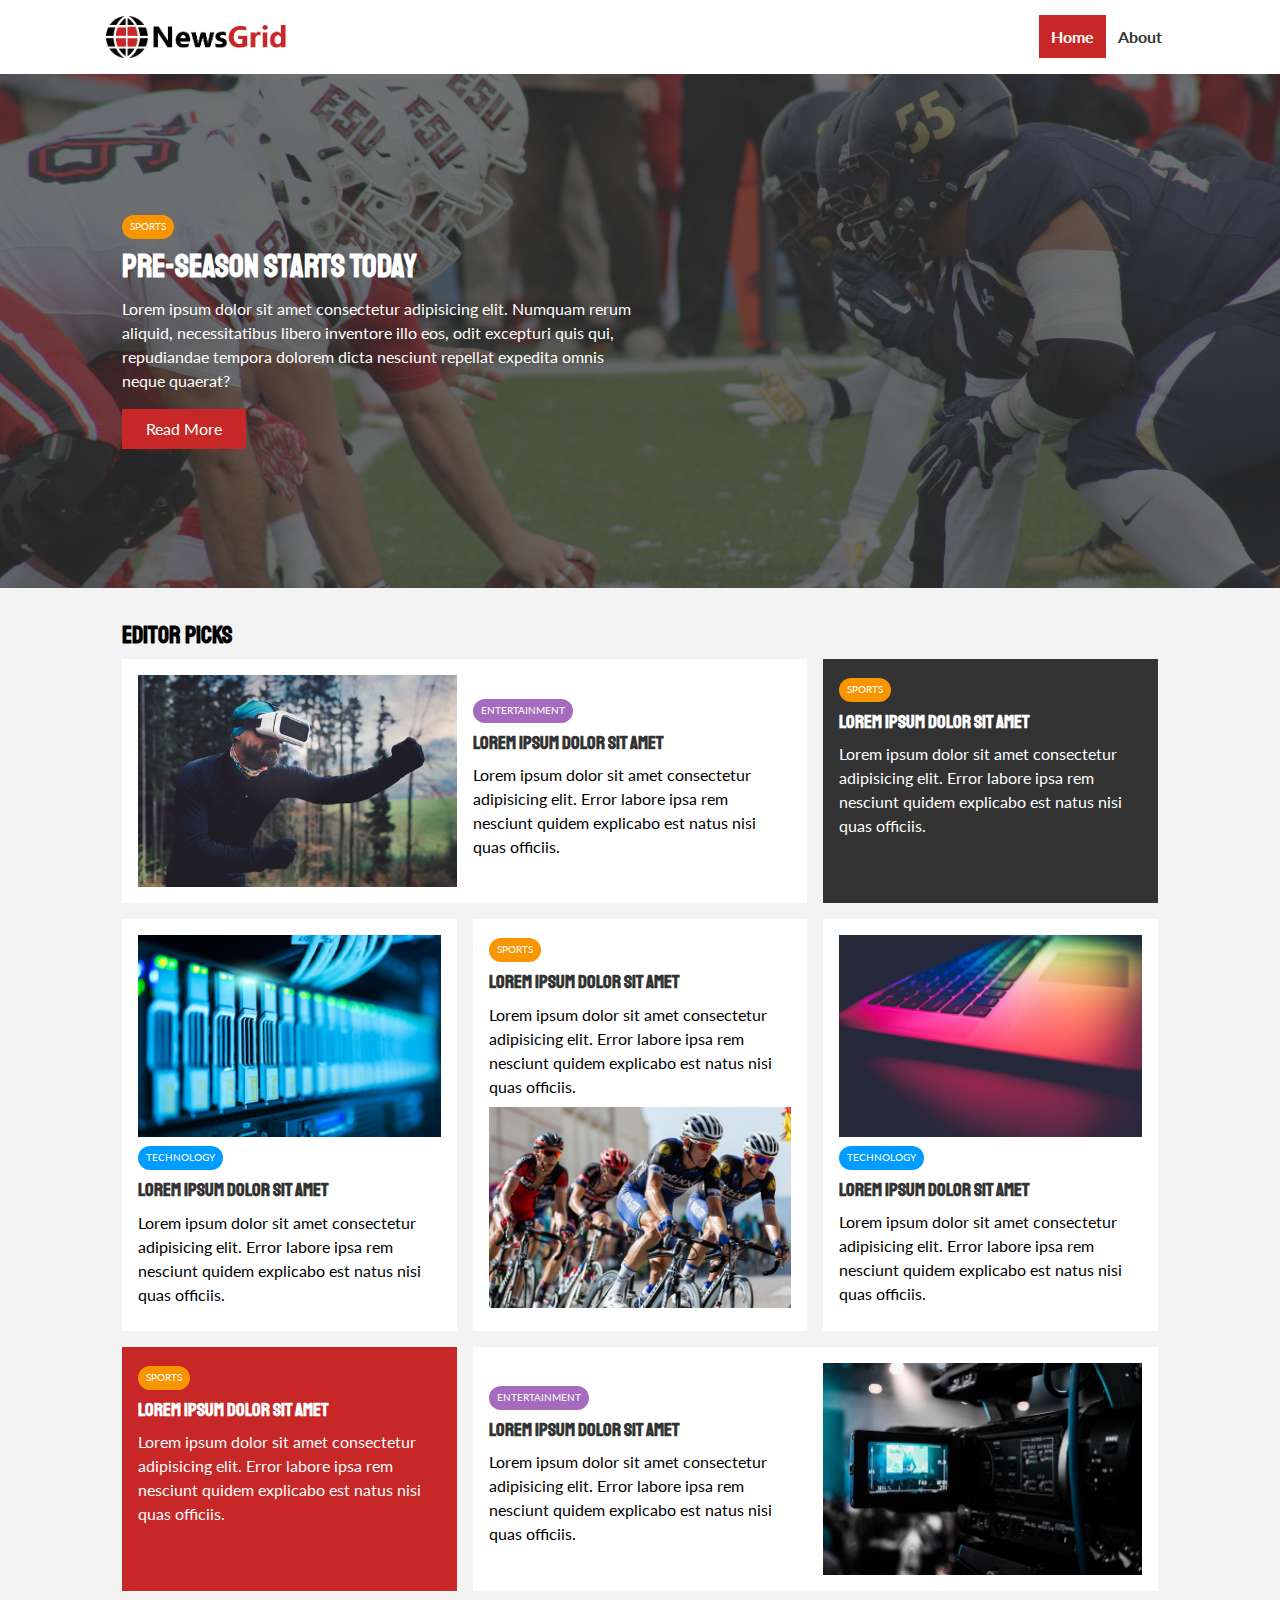
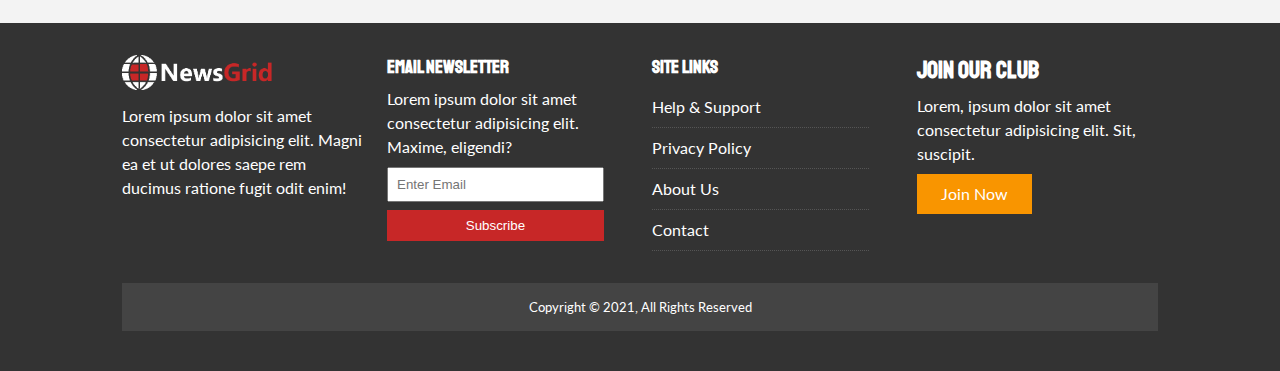
<file: index.html>
<!DOCTYPE html>
<html lang="en">

<head>
  <meta charset="UTF-8">
  <meta http-equiv="X-UA-Compatible" content="IE=edge">
  <meta name="viewport" content="width=device-width, initial-scale=1.0">
  <link rel="stylesheet" href="https://use.fontawesome.com/releases/v5.13.0/css/all.css"
    integrity="sha384-Bfad6CLCknfcloXFOyFnlgtENryhrpZCe29RTifKEixXQZ38WheV+i/6YWSzkz3V" crossorigin="anonymous" />
  <link href="https://fonts.googleapis.com/css?family=Lato|Staatliches" rel="stylesheet">
  <link rel="stylesheet" href="css/style.css">
  <link rel="stylesheet" media="screen and (max-width: 768px)" href="css/mobile.css">
  <link rel="shortcut icon" type="image/x-icon" href="favicon.ico">
  <title>NewsGrid | Latest News</title>
</head>

<body>
  <nav id="main-nav">
    <div class="container">
      <img src="img/logo.png" class="logo" alt="NewsGrid">
      <div class="social">
        <a href="http://facebook.com" target="_blank"><i class="fab fa-facebook fa-2x"></i></a>
        <a href="http://twitter.com" target="_blank"><i class="fab fa-twitter fa-2x"></i></a>
        <a href="http://instagram.com" target="_blank"><i class="fab fa-instagram fa-2x"></i></a>
        <a href="http://youtube.com" target="_blank"><i class="fab fa-youtube fa-2x"></i></a>
      </div>
      <ul>
        <li><a href="index.html" class="current">Home</a></li>
        <li><a href="about.html">About</a></li>
      </ul>
    </div>
  </nav>

  <!-- Showcase -->
  <header id="showcase">
    <div class="container">
      <div class="showcase-container">
        <div class="showcase-content">
          <div class="category category-sports">SPORTS</div>
          <h1>Pre-season Starts Today</h1>
          <p>Lorem ipsum dolor sit amet consectetur adipisicing elit. Numquam rerum aliquid, necessitatibus libero
            inventore illo eos, odit excepturi quis qui, repudiandae tempora dolorem dicta nesciunt repellat expedita
            omnis neque quaerat?</p>
          <a href="article.html" class="btn btn-primary">Read More</a>
        </div>
      </div>
    </div>
  </header>

  <!-- Home-Articles -->
  <section id="home-articles" class="py-2">
    <div class="container">
      <h2>Editor Picks</h2>
      <div class="articles-container">
        <article class="card">
          <img src=".//img/articles/ent1.jpg" alt="">
          <div>
            <div class="category category-ent">ENTERTAINMENT</div>
            <h3><a href="article.html">Lorem ipsum dolor sit amet</a></h3>
            <p>Lorem ipsum dolor sit amet consectetur adipisicing elit. Error labore ipsa rem nesciunt quidem explicabo
              est
              natus nisi quas officiis.</p>
          </div>
        </article>
        <article class="card bg-dark">
          <div>
            <div class="category category-sports">SPORTS</div>
            <h3><a href="article.html">Lorem ipsum dolor sit amet</a></h3>
            <p>Lorem ipsum dolor sit amet consectetur adipisicing elit. Error labore ipsa rem nesciunt quidem explicabo
              est
              natus nisi quas officiis.</p>
          </div>
        </article>
        <article class="card">
          <img src=".//img/articles/tech1.jpg" alt="">
          <div>
            <div class="category category-tech">TECHNOLOGY</div>
            <h3><a href="article.html">Lorem ipsum dolor sit amet</a></h3>
            <p>Lorem ipsum dolor sit amet consectetur adipisicing elit. Error labore ipsa rem nesciunt quidem explicabo
              est
              natus nisi quas officiis.</p>
          </div>
        </article>
        <article class="card">
          <div>
            <div class="category category-sports">SPORTS</div>
            <h3><a href="article.html">Lorem ipsum dolor sit amet</a></h3>
            <p>Lorem ipsum dolor sit amet consectetur adipisicing elit. Error labore ipsa rem nesciunt quidem explicabo
              est
              natus nisi quas officiis.</p>
          </div>
          <img src=".//img/articles/sports1.jpg" alt="">
        </article>
        <article class="card">
          <img src=".//img/articles/tech2.jpg" alt="">
          <div>
            <div class="category category-tech">TECHNOLOGY</div>
            <h3><a href="article.html">Lorem ipsum dolor sit amet</a></h3>
            <p>Lorem ipsum dolor sit amet consectetur adipisicing elit. Error labore ipsa rem nesciunt quidem explicabo
              est
              natus nisi quas officiis.</p>
          </div>
        </article>
        <article class="card bg-primary">
          <div>
            <div class="category category-sports">SPORTS</div>
            <h3><a href="article.html">Lorem ipsum dolor sit amet</a></h3>
            <p>Lorem ipsum dolor sit amet consectetur adipisicing elit. Error labore ipsa rem nesciunt quidem explicabo
              est
              natus nisi quas officiis.</p>
          </div>
        </article>
        <article class="card">
          <div>
            <div class="category category-ent">ENTERTAINMENT</div>
            <h3><a href="article.html">Lorem ipsum dolor sit amet</a></h3>
            <p>Lorem ipsum dolor sit amet consectetur adipisicing elit. Error labore ipsa rem nesciunt quidem explicabo
              est
              natus nisi quas officiis.</p>
          </div>
          <img src=".//img/articles/ent2.jpg" alt="">
        </article>
      </div>
    </div>
  </section>

  <!-- footer -->
  <footer id="main-footer" class="py-2 bg-dark">
    <div class="container footer-container">
      <div>
        <img src="img/logo_light.png" alt="">
        <p>Lorem ipsum dolor sit amet consectetur adipisicing elit. Magni ea et ut dolores saepe rem ducimus ratione
          fugit odit enim!</p>
      </div>

      <div>
        <h3>EMAIL NEWSLETTER</h3>
        <p>Lorem ipsum dolor sit amet consectetur adipisicing elit. Maxime, eligendi?</p>
        <form name="contact" method="POST" data-netlify="true">
          <input type="email" placeholder="Enter Email">
          <input type="submit" name="email" value="Subscribe" class="btn btn-primary">
        </form>
      </div>

      <div>
        <h3>SITE LINKS</h3>
        <ul class="list">
          <li><a href="#">Help & Support</a></li>
          <li><a href="#">Privacy Policy</a></li>
          <li><a href="#">About Us</a></li>
          <li><a href="#">Contact</a></li>
        </ul>
      </div>

      <div>
        <h2>JOIN OUR CLUB</h2>
        <p>Lorem, ipsum dolor sit amet consectetur adipisicing elit. Sit, suscipit.</p>
        <a href="#" class="btn btn-secondary">Join Now</a>
      </div>

      <p>Copyright &copy; 2021, All Rights Reserved</p>
    </div>
  </footer>
</body>

</html>
</file>
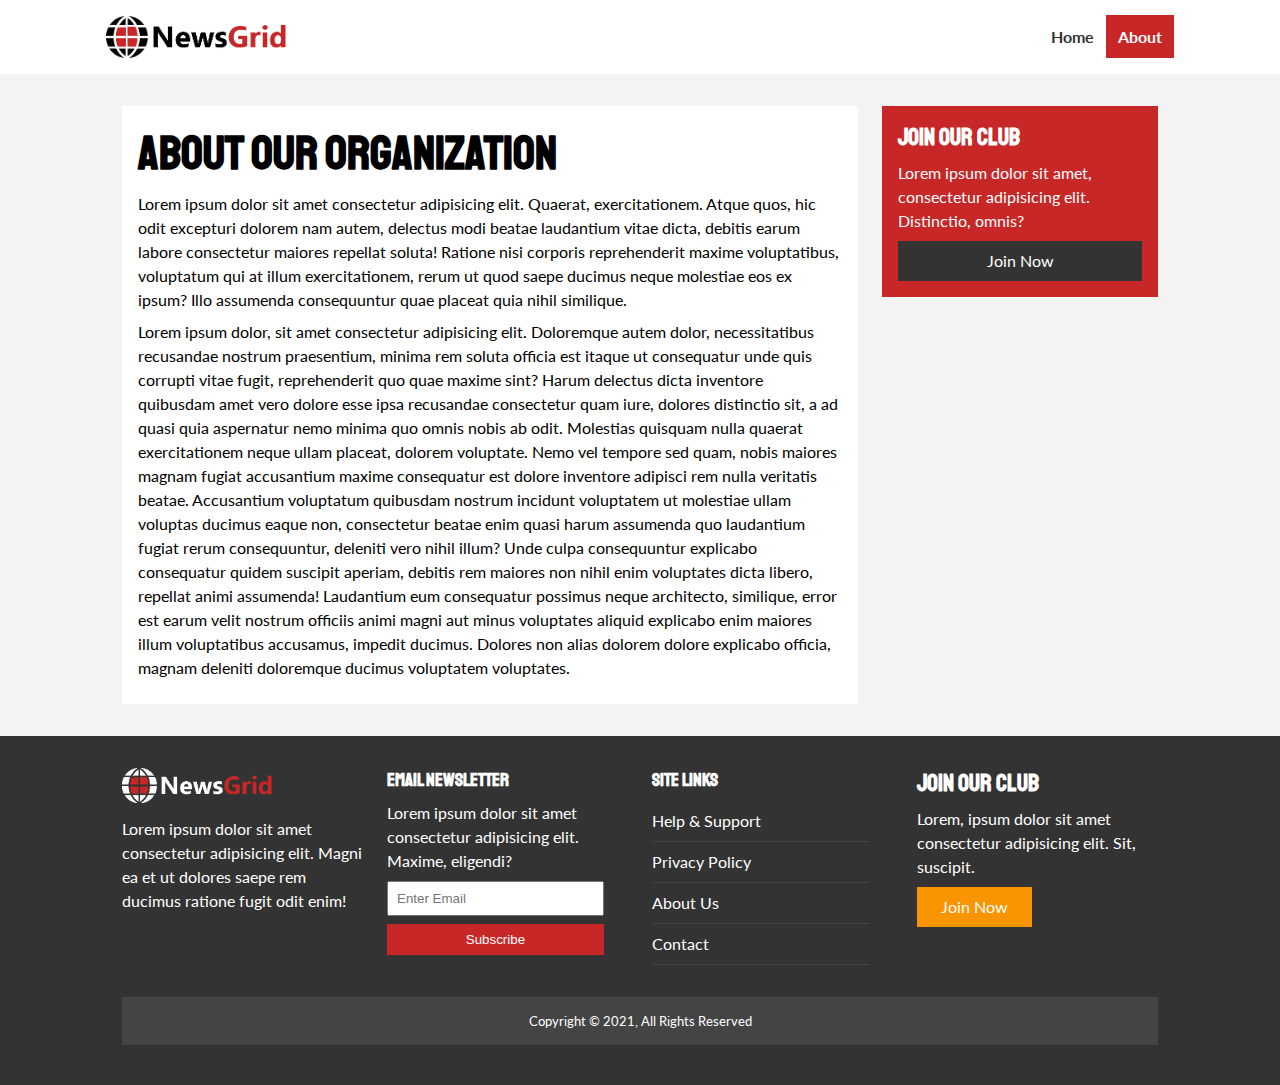
<file: about.html>
<!DOCTYPE html>
<html lang="en">

<head>
  <meta charset="UTF-8">
  <meta http-equiv="X-UA-Compatible" content="IE=edge">
  <meta name="viewport" content="width=device-width, initial-scale=1.0">
  <link rel="stylesheet" href="https://use.fontawesome.com/releases/v5.13.0/css/all.css"
    integrity="sha384-Bfad6CLCknfcloXFOyFnlgtENryhrpZCe29RTifKEixXQZ38WheV+i/6YWSzkz3V" crossorigin="anonymous" />
  <link href="https://fonts.googleapis.com/css?family=Lato|Staatliches" rel="stylesheet">
  <link rel="stylesheet" href="css/style.css">
  <link rel="stylesheet" media="screen and (max-width: 768px)" href="css/mobile.css">
  <link rel="shortcut icon" type="image/x-icon" href="favicon.ico">
  <title>NewsGrid | About</title>
</head>

<body>
  <nav id="main-nav">
    <div class="container">
      <img src="img/logo.png" class="logo" alt="NewsGrid">
      <div class="social">
        <a href="http://facebook.com" target="_blank"><i class="fab fa-facebook fa-2x"></i></a>
        <a href="http://twitter.com" target="_blank"><i class="fab fa-twitter fa-2x"></i></a>
        <a href="http://instagram.com" target="_blank"><i class="fab fa-instagram fa-2x"></i></a>
        <a href="http://youtube.com" target="_blank"><i class="fab fa-youtube fa-2x"></i></a>
      </div>
      <ul>
        <li><a href="index.html">Home</a></li>
        <li><a href="about.html" class="current">About</a></li>
      </ul>
    </div>
  </nav>

  <!-- About -->
  <section id="about">
    <div class="container">
      <div class="page-container">
        <article class="card">
          <h1 class="l-heading">ABOUT OUR ORGANIZATION</h1>
          <p>Lorem ipsum dolor sit amet consectetur adipisicing elit. Quaerat, exercitationem. Atque quos, hic odit
            excepturi dolorem nam autem, delectus modi beatae laudantium vitae dicta, debitis earum labore consectetur
            maiores repellat soluta! Ratione nisi corporis reprehenderit maxime voluptatibus, voluptatum qui at illum
            exercitationem, rerum ut quod saepe ducimus neque molestiae eos ex ipsum? Illo assumenda consequuntur quae
            placeat quia nihil similique.</p>
          <p>Lorem ipsum dolor, sit amet consectetur adipisicing elit. Doloremque autem dolor, necessitatibus recusandae
            nostrum praesentium, minima rem soluta officia est itaque ut consequatur unde quis corrupti vitae fugit,
            reprehenderit quo quae maxime sint? Harum delectus dicta inventore quibusdam amet vero dolore esse ipsa
            recusandae consectetur quam iure, dolores distinctio sit, a ad quasi quia aspernatur nemo minima quo omnis
            nobis
            ab odit. Molestias quisquam nulla quaerat exercitationem neque ullam placeat, dolorem voluptate. Nemo vel
            tempore sed quam, nobis maiores magnam fugiat accusantium maxime consequatur est dolore inventore adipisci
            rem
            nulla veritatis beatae. Accusantium voluptatum quibusdam nostrum incidunt voluptatem ut molestiae ullam
            voluptas
            ducimus eaque non, consectetur beatae enim quasi harum assumenda quo laudantium fugiat rerum consequuntur,
            deleniti vero nihil illum? Unde culpa consequuntur explicabo consequatur quidem suscipit aperiam, debitis
            rem
            maiores non nihil enim voluptates dicta libero, repellat animi assumenda! Laudantium eum consequatur
            possimus
            neque architecto, similique, error est earum velit nostrum officiis animi magni aut minus voluptates aliquid
            explicabo enim maiores illum voluptatibus accusamus, impedit ducimus. Dolores non alias dolorem dolore
            explicabo
            officia, magnam deleniti doloremque ducimus voluptatem voluptates.</p>
        </article>
        <aside class="card bg-primary">
          <h2>JOIN OUR CLUB</h2>
          <p>Lorem ipsum dolor sit amet, consectetur adipisicing elit. Distinctio, omnis?</p>
          <a href="#" class="btn btn-dark btn-block">Join Now</a>
        </aside>
      </div>
    </div>
  </section>


  <!-- footer -->
  <footer id="main-footer" class="py-2 bg-dark">
    <div class="container footer-container">
      <div>
        <img src="/img/logo_light.png" alt="">
        <p>Lorem ipsum dolor sit amet consectetur adipisicing elit. Magni ea et ut dolores saepe rem ducimus ratione
          fugit odit enim!</p>
      </div>

      <div>
        <h3>EMAIL NEWSLETTER</h3>
        <p>Lorem ipsum dolor sit amet consectetur adipisicing elit. Maxime, eligendi?</p>
        <form name="contact" method="POST" data-netlify="true">
          <input type="email" placeholder="Enter Email">
          <input type="submit" value="Subscribe" class="btn btn-primary">
        </form>
      </div>

      <div>
        <h3>SITE LINKS</h3>
        <ul class="list">
          <li><a href="#">Help & Support</a></li>
          <li><a href="#">Privacy Policy</a></li>
          <li><a href="#">About Us</a></li>
          <li><a href="#">Contact</a></li>
        </ul>
      </div>

      <div>
        <h2>JOIN OUR CLUB</h2>
        <p>Lorem, ipsum dolor sit amet consectetur adipisicing elit. Sit, suscipit.</p>
        <a href="#" class="btn btn-secondary">Join Now</a>
      </div>

      <p>Copyright &copy; 2021, All Rights Reserved</p>
    </div>
  </footer>
</body>

</html>
</file>
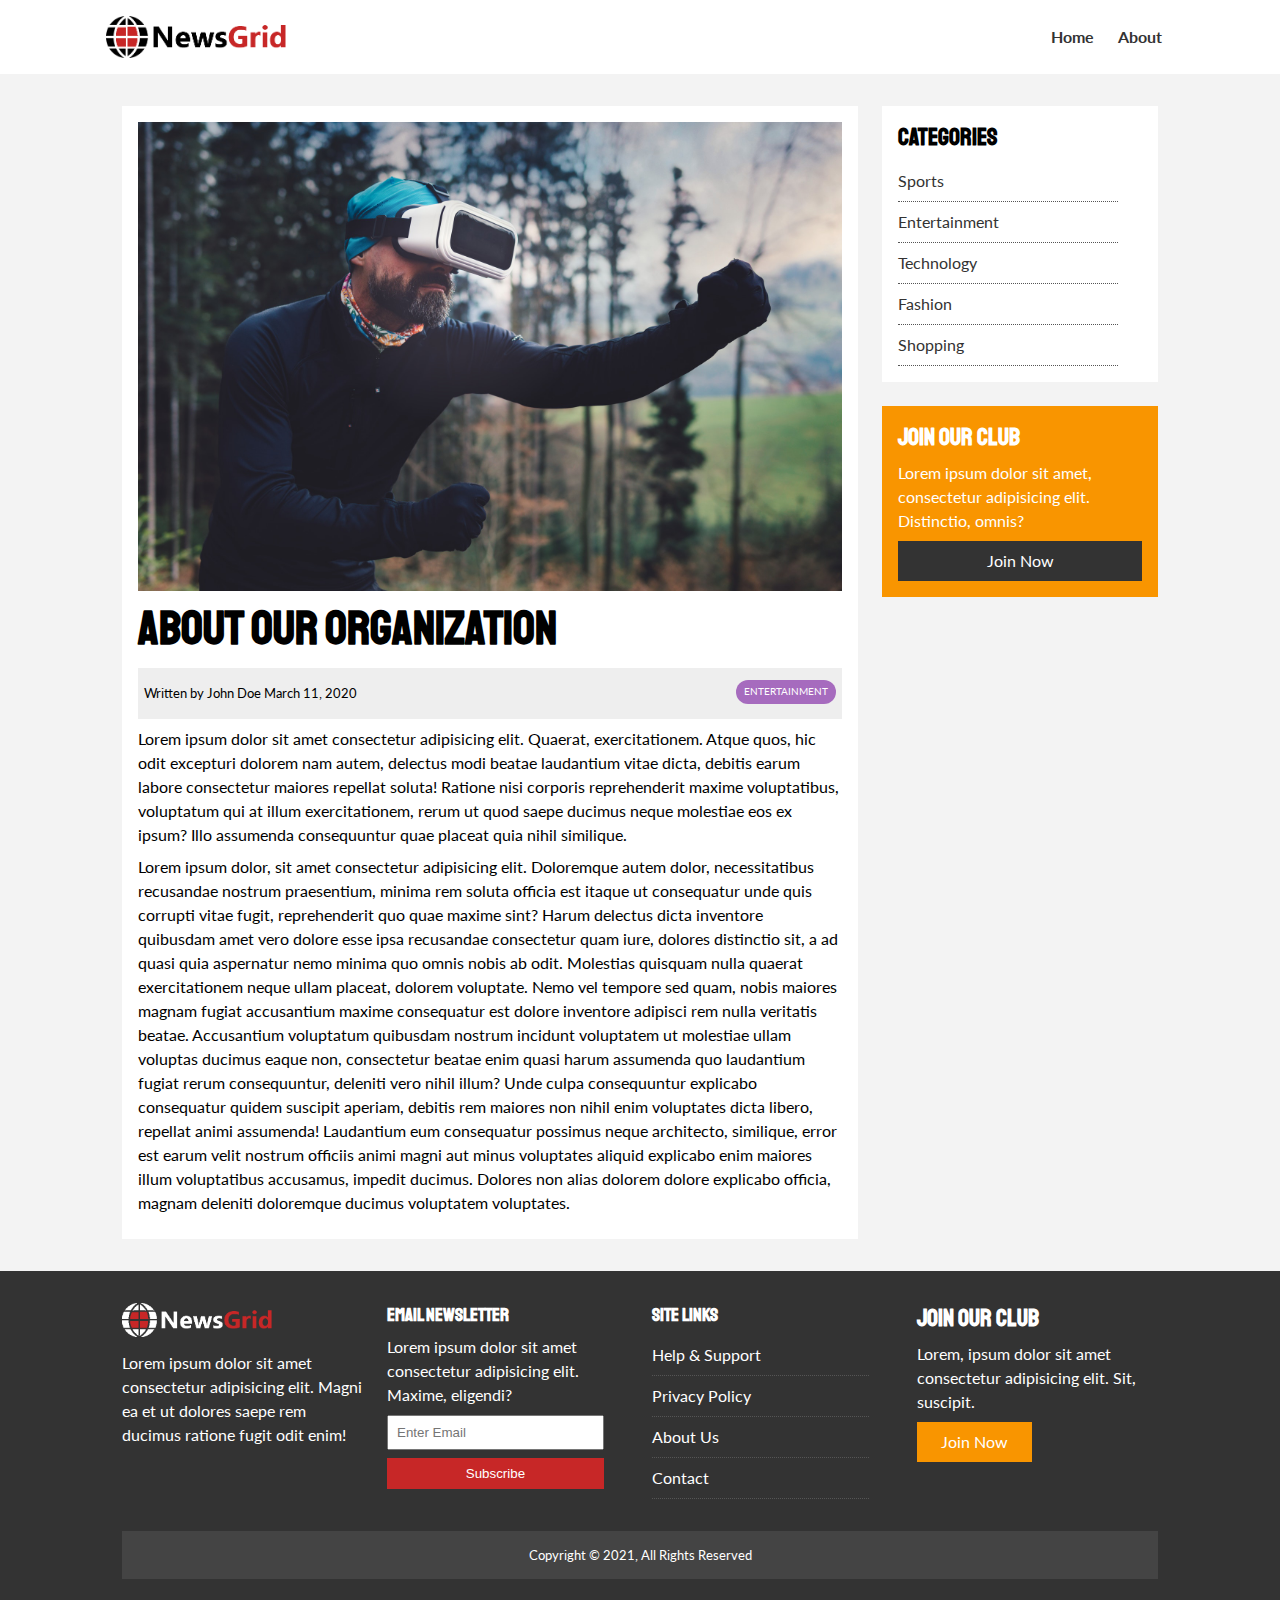
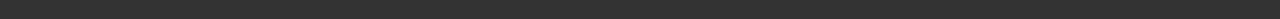
<file: article.html>
<!DOCTYPE html>
<html lang="en">

<head>
  <meta charset="UTF-8">
  <meta http-equiv="X-UA-Compatible" content="IE=edge">
  <meta name="viewport" content="width=device-width, initial-scale=1.0">
  <link rel="stylesheet" href="https://use.fontawesome.com/releases/v5.13.0/css/all.css"
    integrity="sha384-Bfad6CLCknfcloXFOyFnlgtENryhrpZCe29RTifKEixXQZ38WheV+i/6YWSzkz3V" crossorigin="anonymous" />
  <link href="https://fonts.googleapis.com/css?family=Lato|Staatliches" rel="stylesheet">
  <link rel="stylesheet" href="css/style.css">
  <link rel="stylesheet" media="screen and (max-width: 768px)" href="css/mobile.css">
  <link rel="shortcut icon" type="image/x-icon" href="favicon.ico">
  <title>NewsGrid | Article</title>
</head>

<body>
  <nav id="main-nav">
    <div class="container">
      <img src="img/logo.png" class="logo" alt="NewsGrid">
      <div class="social">
        <a href="http://facebook.com" target="_blank"><i class="fab fa-facebook fa-2x"></i></a>
        <a href="http://twitter.com" target="_blank"><i class="fab fa-twitter fa-2x"></i></a>
        <a href="http://instagram.com" target="_blank"><i class="fab fa-instagram fa-2x"></i></a>
        <a href="http://youtube.com" target="_blank"><i class="fab fa-youtube fa-2x"></i></a>
      </div>
      <ul>
        <li><a href="index.html">Home</a></li>
        <li><a href="about.html">About</a></li>
      </ul>
    </div>
  </nav>

  <!-- About -->
  <section id="article">
    <div class="container">
      <div class="page-container">
        <article class="card">
          <img src="img/articles/ent1.jpg" alt="">
          <h1 class="l-heading">ABOUT OUR ORGANIZATION</h1>
          <div class="meta">
            <small><i class="fas fa-user"></i> Written by John Doe March 11, 2020</small>
            <div class="category category-ent">ENTERTAINMENT</div>
          </div>
          <p>Lorem ipsum dolor sit amet consectetur adipisicing elit. Quaerat, exercitationem. Atque quos, hic odit
            excepturi dolorem nam autem, delectus modi beatae laudantium vitae dicta, debitis earum labore consectetur
            maiores repellat soluta! Ratione nisi corporis reprehenderit maxime voluptatibus, voluptatum qui at illum
            exercitationem, rerum ut quod saepe ducimus neque molestiae eos ex ipsum? Illo assumenda consequuntur quae
            placeat quia nihil similique.</p>
          <p>Lorem ipsum dolor, sit amet consectetur adipisicing elit. Doloremque autem dolor, necessitatibus recusandae
            nostrum praesentium, minima rem soluta officia est itaque ut consequatur unde quis corrupti vitae fugit,
            reprehenderit quo quae maxime sint? Harum delectus dicta inventore quibusdam amet vero dolore esse ipsa
            recusandae consectetur quam iure, dolores distinctio sit, a ad quasi quia aspernatur nemo minima quo omnis
            nobis
            ab odit. Molestias quisquam nulla quaerat exercitationem neque ullam placeat, dolorem voluptate. Nemo vel
            tempore sed quam, nobis maiores magnam fugiat accusantium maxime consequatur est dolore inventore adipisci
            rem
            nulla veritatis beatae. Accusantium voluptatum quibusdam nostrum incidunt voluptatem ut molestiae ullam
            voluptas
            ducimus eaque non, consectetur beatae enim quasi harum assumenda quo laudantium fugiat rerum consequuntur,
            deleniti vero nihil illum? Unde culpa consequuntur explicabo consequatur quidem suscipit aperiam, debitis
            rem
            maiores non nihil enim voluptates dicta libero, repellat animi assumenda! Laudantium eum consequatur
            possimus
            neque architecto, similique, error est earum velit nostrum officiis animi magni aut minus voluptates aliquid
            explicabo enim maiores illum voluptatibus accusamus, impedit ducimus. Dolores non alias dolorem dolore
            explicabo
            officia, magnam deleniti doloremque ducimus voluptatem voluptates.</p>
        </article>
        <aside class="card">
          <h2>CATEGORIES</h2>
          <UL class="list">
            <li><a href="#"><i class="fas fa-chevron-right"></i> Sports</a></li>
            <li><a href="#"><i class="fas fa-chevron-right"></i> Entertainment</a></li>
            <li><a href="#"><i class="fas fa-chevron-right"></i> Technology</a></li>
            <li><a href="#"><i class="fas fa-chevron-right"></i> Fashion</a></li>
            <li><a href="# "><i class="fas fa-chevron-right"></i> Shopping</a></li>
          </UL>
        </aside>
        <aside class="card bg-secondary">
          <h2>JOIN OUR CLUB</h2>
          <p>Lorem ipsum dolor sit amet, consectetur adipisicing elit. Distinctio, omnis?</p>
          <a href="#" class="btn btn-dark btn-block">Join Now</a>
        </aside>
      </div>
    </div>
  </section>


  <!-- footer -->
  <footer id="main-footer" class="py-2 bg-dark">
    <div class="container footer-container">
      <div>
        <img src="/img/logo_light.png" alt="">
        <p>Lorem ipsum dolor sit amet consectetur adipisicing elit. Magni ea et ut dolores saepe rem ducimus ratione
          fugit odit enim!</p>
      </div>

      <div>
        <h3>EMAIL NEWSLETTER</h3>
        <p>Lorem ipsum dolor sit amet consectetur adipisicing elit. Maxime, eligendi?</p>
        <form name="contact" method="POST" data-netlify="true">
          <input type="email" placeholder="Enter Email">
          <input type="submit" value="Subscribe" class="btn btn-primary">
        </form>
      </div>

      <div>
        <h3>SITE LINKS</h3>
        <ul class="list">
          <li><a href="#">Help & Support</a></li>
          <li><a href="#">Privacy Policy</a></li>
          <li><a href="#">About Us</a></li>
          <li><a href="#">Contact</a></li>
        </ul>
      </div>

      <div>
        <h2>JOIN OUR CLUB</h2>
        <p>Lorem, ipsum dolor sit amet consectetur adipisicing elit. Sit, suscipit.</p>
        <a href="#" class="btn btn-secondary">Join Now</a>
      </div>

      <p>Copyright &copy; 2021, All Rights Reserved</p>
    </div>
  </footer>
</body>

</html>
</file>
<file: css/style.css>
:root {
  --primary-color: #c72727;
  --secondary-color: #f99500;
  --dark-color: #333;
  --light-color: #f3f3f3;
  --max-width: 1100px;
}

.category {
  --sports-color: #f99500;
  --ent-color: #a66bbe;
  --tech-color: #009cff;
}

* {
  margin: 0;
  padding: 0;
  box-sizing: border-box;
}
body {
  font-family: 'Lato', sans-serif;
  line-height: 1.5rem;
  background: var(--light-color);
}

img {
  width: 100%;
}

ul {
  list-style: none;
}

a {
  text-decoration: none;
  color: #333;
}

p {
  margin: 0.5rem 0;
}

h1, h2, h3, h4, h5, h6 {
  font-family: 'Staatliches', sans-serif;
  margin-bottom: 0.5rem;
  line-height: 1.3;
}

/* Utility */

.container {
  max-width: var(--max-width);
  margin: auto;
  padding: 0 2rem;
  overflow: hidden;
}

.category {
  display: inline-block;
  font-size: 0.6rem;
  background: var(--dark-color);
  color: #fff;
  padding: 0 0.5rem;
  border-radius: 20px;
  margin-bottom: 0.5rem;
}

.category-sports {background: var(--sports-color);}
.category-ent {background: var(--ent-color);}
.category-tech {background: var(--tech-color);}

.btn {
  display: inline-block;
  border: none;
  background: var(--dark-color);
  color: #fff;
  padding: 0.5rem 1.5rem;
}

.btn:hover {
  opacity: 0.9;
}

.btn-primary {background: var(--primary-color)}
.btn-secondary {background: var(--secondary-color)}
.btn-dark {background: var(--dark-color)}
.btn-light {
  background: var(--light-color);
  color: #333;
}

.btn-block {
  display: block;
  width: 100%;
  text-align: center;
}

.bg-primary {
  background: var(--primary-color) !important;
  color: #fff;
}
.bg-secondary {
  background: var(--secondary-color) !important;
  color: #fff;
}

.bg-dark {
  background: var(--dark-color) !important;
  color: #fff;
}

.card {
  background: #fff;
  padding: 1rem;
}

.py-1 {padding: 1.5rem 0}
.py-2 {padding: 2rem 0}
.py-3 {padding: 3rem 0}
.p-1 {padding: 1.5rem}
.p-2 {padding: 2rem}
.p-3 {padding: 3rem}

.bg-dark h1,
.bg-dark h2,
.bg-dark h3,
.bg-dark a,
.bg-primary h1,
.bg-primary h2,
.bg-primary h3,
.bg-primary a,
.bg-secondary h1,
.bg-secondary h2,
.bg-secondary h3,
.bg-secondary a {
  color: #fff;
}

.list li {
  padding: 0.5rem 0;
  border-bottom: 1px dotted #555;
  width: 90%;
}

.list li a:hover {
  color: var(--primary-color);
}

.l-heading {
  font-size: 3rem;
}

/* Inner Page Grid Column */
.page-container {
  display: grid;
  grid-template-columns: 8fr 3fr;
  gap: 1.5rem;
  margin: 2rem auto;
}

.page-container > *:first-child {
  grid-row:1 / span 3;
}

/* Navbar */

#main-nav {
  background: #fff;
  position: sticky;
  top: 0;
  z-index: 2;

}

#main-nav .logo {
  width: 180px;
}

#main-nav .container {
  display: grid;
  grid-template-columns: 6fr 2fr 2fr;
  align-items: center;
  padding: 1rem;
} 

#main-nav ul {
  display: flex;
  justify-self: end;
}

#main-nav ul li a {
  padding: 0.75rem;
  font-weight: bold;
}

#main-nav ul li a.current {
  background: var(--primary-color);
  color: #fff;
}

#main-nav ul li a:hover {
  background: var(--light-color);
  color: var(--dark-color);
}

#main-nav .social {
  justify-self: center;
}

#main-nav .social i {
  margin-right: 0.5rem;
  color: #777;
}

/* showcase */

#showcase {
  color: #fff;
  background: #333;
  position: relative;
  padding: 2rem;
}

#showcase::before {
  content: '';
  position: absolute;
  top: 0;
  left: 0;
  background: url('../img/featured.jpg') no-repeat center center/cover;
  width: 100%;
  height: 100%;
  opacity: 0.3;
}

#showcase .showcase-container {
  display: grid;
  grid-template-columns: repeat(2, 1fr);
  height: 50vh;
  justify-content: center;
  align-items: center;
}

#showcase .showcase-content {
  z-index: 1;
}

#showcase .showcase-content p {
  margin-bottom: 1rem;
}

/* Home Articles */
#home-articles .articles-container {
  display: grid;
  grid-template-columns: repeat(3, 1fr);
  grid-gap: 1rem;
}

#home-articles .articles-container > *:first-child,
#home-articles .articles-container > *:last-child {
  display: grid;
  grid-template-columns: repeat(2, 1fr);
  grid-gap: 1rem;
  align-items: center;
  grid-column: 1 / span 2;
}

#home-articles .articles-container > *:last-child {
  grid-column: 2 / span 2;
}

#article .meta {
  display: flex;
  justify-content: space-between;
  align-items: center;
  background: #eee;
  padding: 0.4rem;
}

#article .meta .category {
  margin-top: 0.4rem;
}

/* Footer */
#main-footer img {
  width: 150px;
}

#main-footer .footer-container {
  display: grid;
  grid-template-columns: repeat(4, 1fr);
  gap: 1.5rem;
}

#main-footer .footer-container > *:last-child {
  grid-column: 1 / span 4;
  background: #444;
  font-size: 0.8rem;
  padding: 0.75rem 0;
  text-align: center;
}

#main-footer .footer-container input[type='email'] {
  width: 90%;
  padding: 0.5rem;
  margin-bottom: 0.5rem;
}

#main-footer .footer-container input[type='submit'] {
  width: 90%;
}
</file>
<file: css/mobile.css>
#main-nav .social {
  display: none;
}

#main-nav .container {
  grid-template-columns: 1fr;
  gap: 1rem;
}

#main-nav .logo, 
#main-nav ul {
  justify-self: center;
}

#main-nav ul li a {
  padding: 0.4rem;
}

#home-articles .articles-container {
  grid-template-columns: repeat(2, 1fr);
}

#home-articles .articles-container > *:first-child,
#home-articles .articles-container > *:last-child {
  grid-column: 1;
  grid-template-columns: 1fr;
}

@media(max-width:600px) {
  #showcase .showcase-container, 
  #home-articles .articles-container, 
  #main-footer .footer-container {
    grid-template-columns: 1fr;
  }

  #showcase .showcase-container {
    height: 80vh;
  }
  
  #main-footer .footer-container > *:last-child {
    grid-column: 1;
  }

  #main-footer .footer-container > *:first-child,
  #main-footer .footer-container > *:nth-child(2) {
    border-bottom: 1px dotted #555;
    padding-bottom: 1rem;
  }

  .page-container {
    grid-template-columns: 1fr;
  }

  .page-container > *:first-child {
    grid-row: 1;
  }

  .l-heading {
    font-size: 2rem;
  }
}

@media(max-height:500px) {
  #showcase .showcase-container p {
    display: none;
  }
}
</file>
